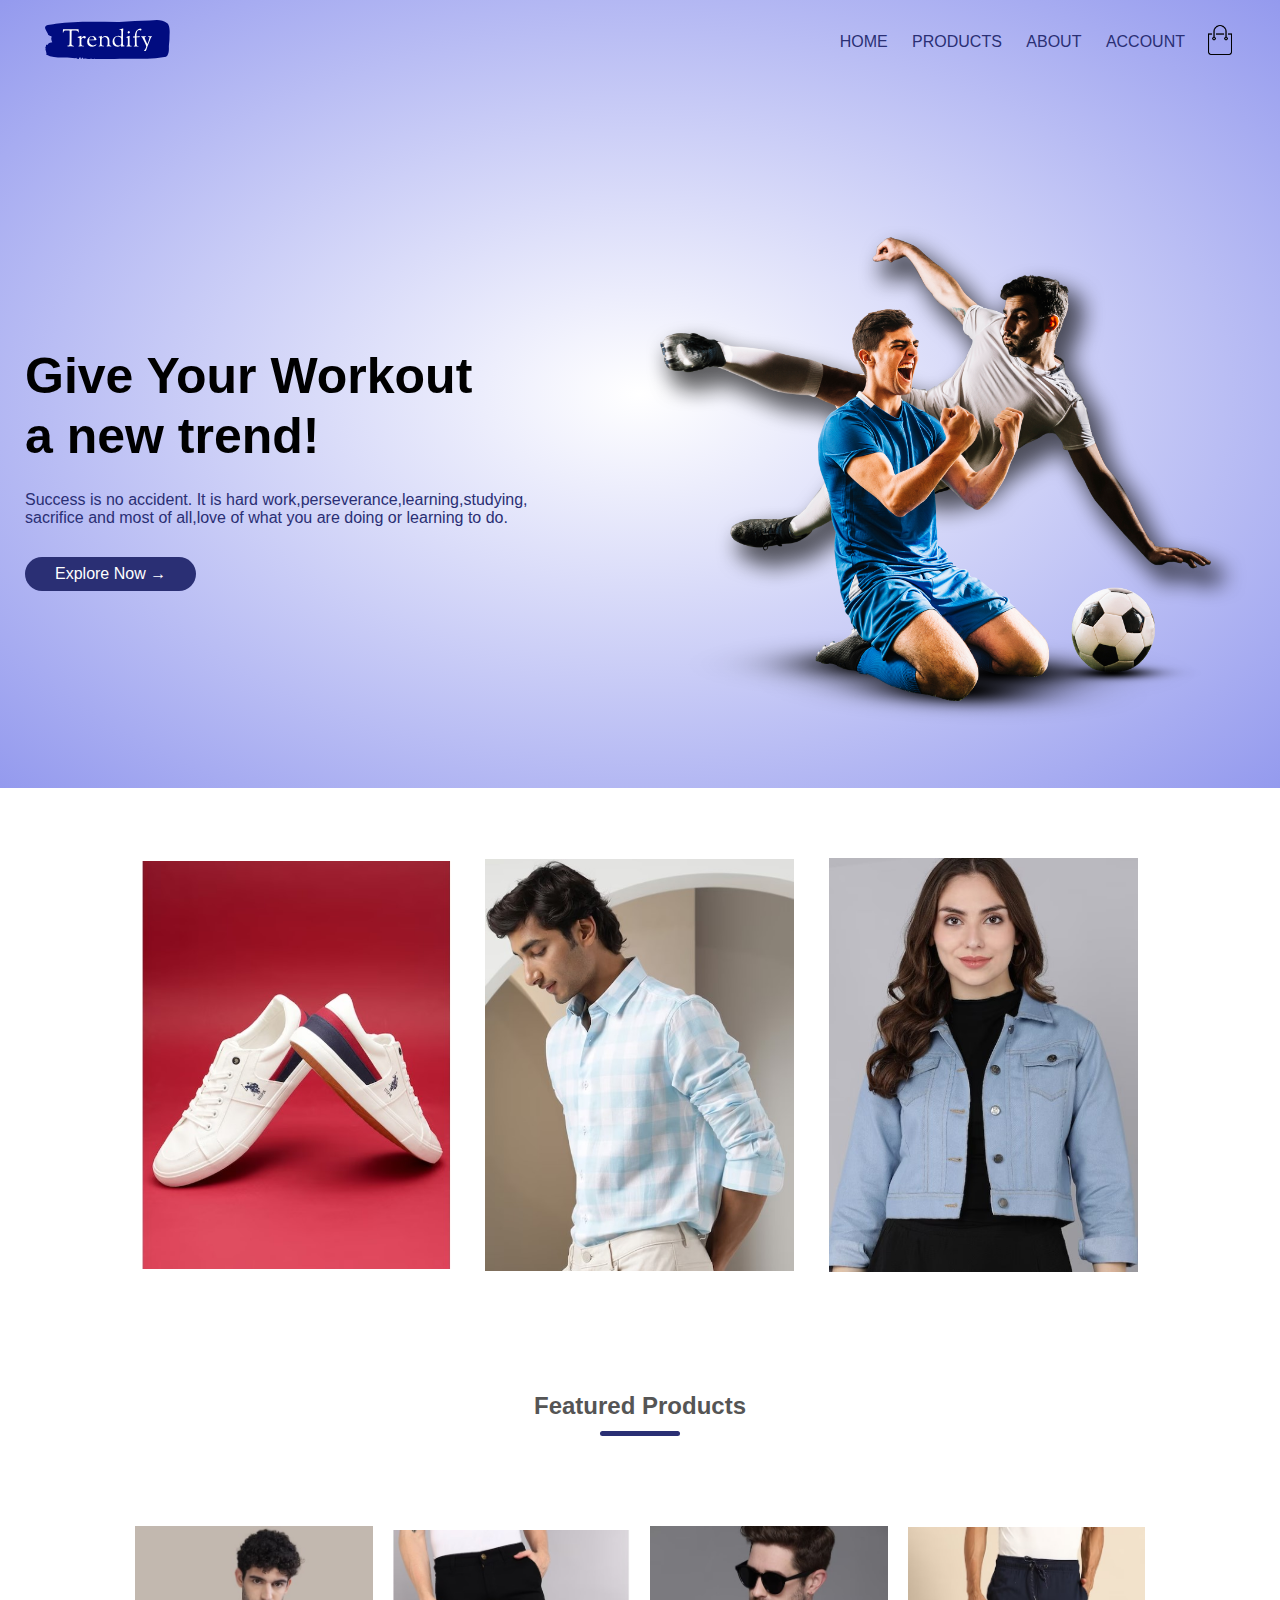
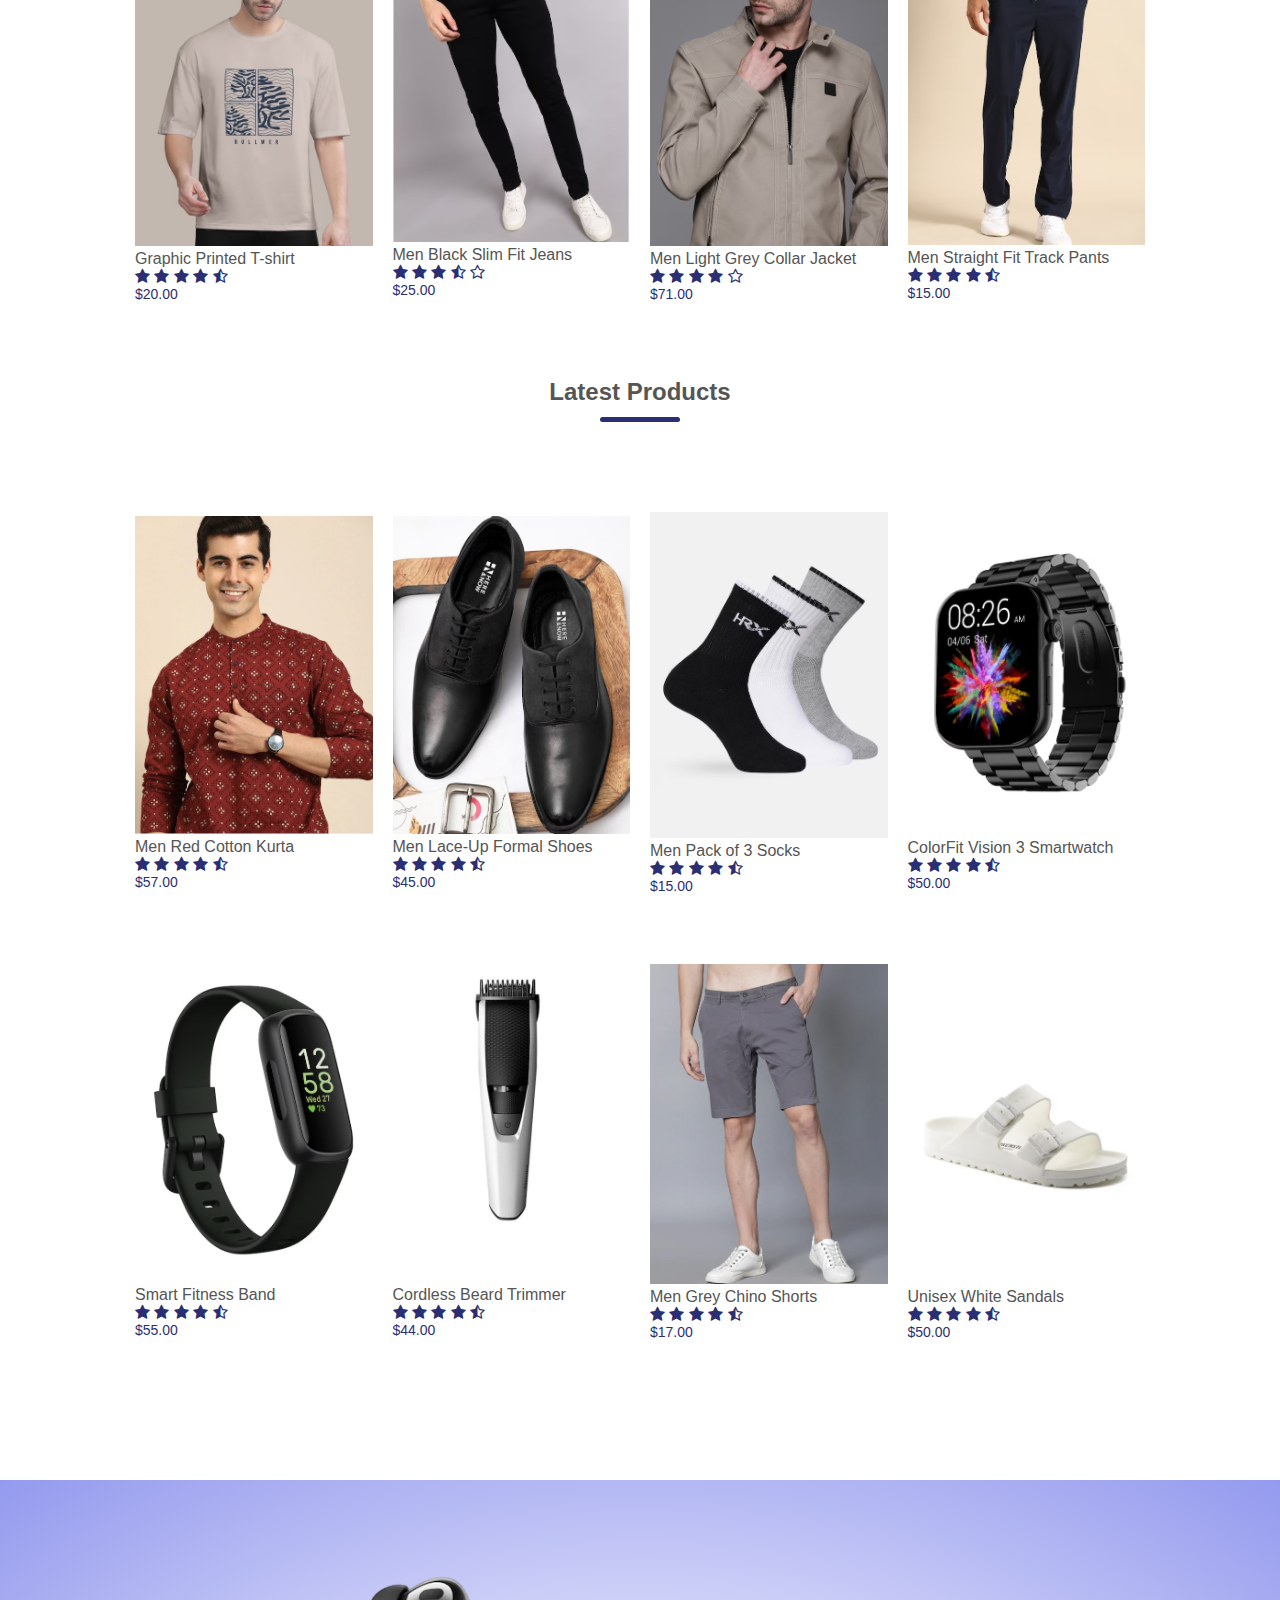
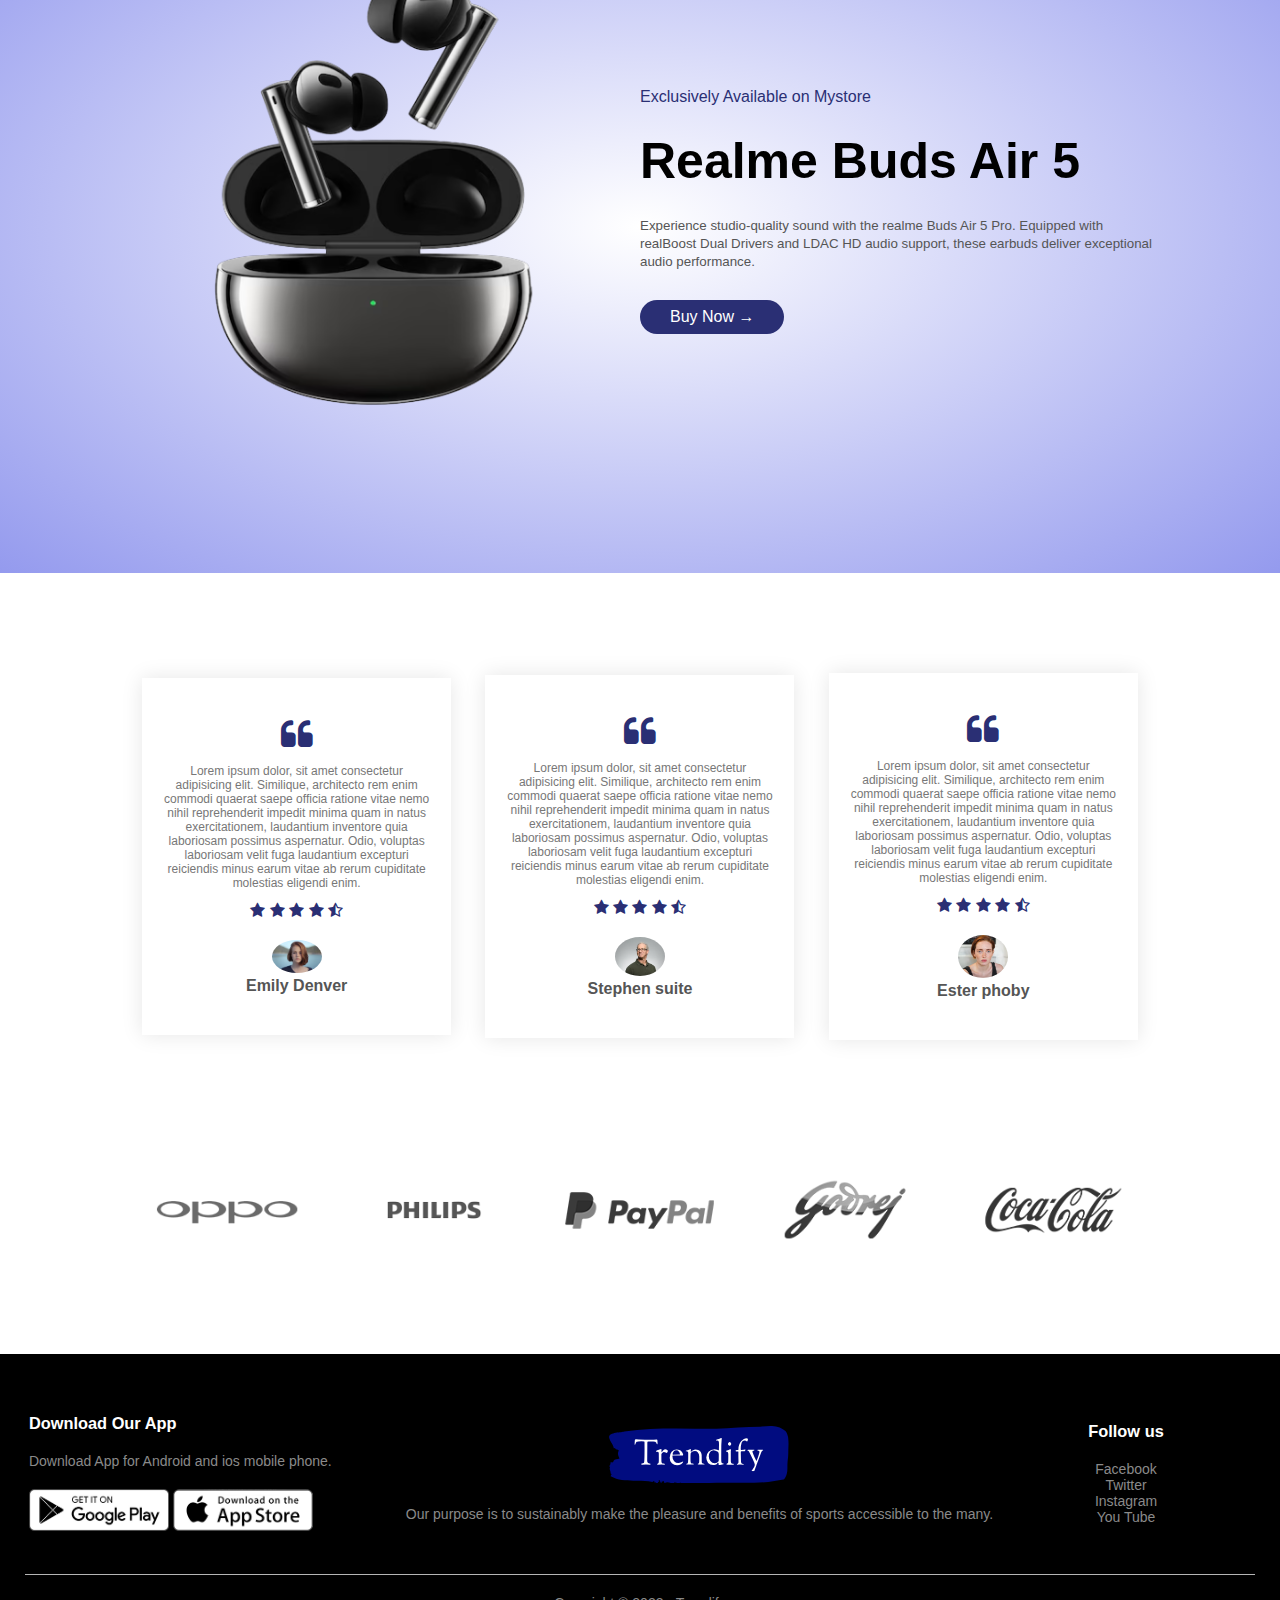
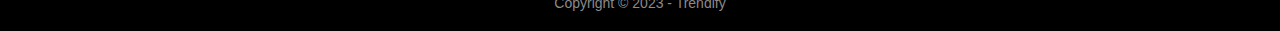
<file: index.html>
<!DOCTYPE html>
<html lang="en">
<head>
    <meta charset="UTF-8">
    <meta http-equiv="X-UA-Compatible" content="IE=edge">
    <meta name="viewport" content="width=device-width, initial-scale=1.0">
    <meta name="viewport" content="width=device-width, initial-scale=1.0">
    <title>Trendify | Ecommerce</title>
    <link rel="stylesheet" href="style.css">
    <link rel="stylesheet" href="https://stackpath.bootstrapcdn.com/font-awesome/4.7.0/css/font-awesome.min.css">
</head>
<body>
    <div class="header">
        <div class="container">
            <div class="navbar">
                <div class="logo">
                   <a href="index.html"> <img src = "trendify.svg" alt="My Logo SVG" width="125px"/></a>
                </div>
                <nav>
                    <ul id="MenuItems">
                        <li><a href="index.html">HOME</a></li>
                        <li><a href="products.html">PRODUCTS</a></li>
                        <li><a href="index.html">ABOUT</a></li>
                        <li><a href="account.html">ACCOUNT</a></li>
                    </ul>
                </nav>
                <a href="cart.html"><img src="images/cart.png" width="30px" height="30px"></a>
                <img src="images/menu.png" class="menu-icon" onclick="menutoggle()">
                               
            </div>
           <div class="row">
                <div class="col-2">
                    <h1>Give Your Workout <br>a new trend! </h1>
                    <p>Success is no accident. It is hard work,perseverance,learning,studying,<br>sacrifice and most of all,love of what you are doing or learning to do.</p>
                    <a href="" class="btn">Explore Now &#8594;</a>
                </div>
                <div class="col-2">
                    <img src="images/image1.png">
                </div>
            </div>
        </div>
    </div>
    <!--featured categories-->
    <div class="categories">
        <div class="small-container">
            <div class="row">
                <div class="col-3">
                    <img src="images/category-1.jpg">
                </div>
                <div class="col-3">
                    <img src="images/category-2.jpg">
                </div>
                <div class="col-3">
                    <img src="images/category-3.jpg">
                </div>
            </div>
        </div>
    </div>
     <!--featured products categories-->
     <div class="small-container">
         <h2 class="title">Featured Products</h2>
         <div class="row">
             <div class="col-4">
                 <img src="images/product-1.jpg">
                 <h4>Graphic Printed T-shirt</h4>
                 <div class="rating">
                    <i class="fa fa-star" ></i>
                    <i class="fa fa-star" ></i>
                    <i class="fa fa-star" ></i>
                    <i class="fa fa-star"></i>
                    <i class="fa fa-star-half-o"></i>
                 </div>
                 <p>$20.00</p>
             </div>
             <div class="col-4">
                <img src="images/product-2.jpg">
                <h4>Men Black Slim Fit Jeans</h4>
                <div class="rating">
                   <i class="fa fa-star" ></i>
                   <i class="fa fa-star" ></i>
                   <i class="fa fa-star"></i>
                   <i class="fa fa-star-half-o"></i>
                   <i class="fa fa-star-o"></i>
                </div>
                <p>$25.00</p>
            </div>
            <div class="col-4">
                <img src="images/product-3.jpg">
                <h4>Men Light Grey Collar Jacket</h4>
                <div class="rating">
                   <i class="fa fa-star" ></i>
                   <i class="fa fa-star" ></i>
                   <i class="fa fa-star" ></i>
                   <i class="fa fa-star"></i>
                   <i class="fa fa-star-o"></i>
                </div>
                <p>$71.00</p>
            </div>
            <div class="col-4">
                <img src="images/product-4.jpg">
                <h4>Men Straight Fit Track Pants</h4>
                <div class="rating">
                   <i class="fa fa-star" ></i>
                   <i class="fa fa-star" ></i>
                   <i class="fa fa-star" ></i>
                   <i class="fa fa-star"></i>
                   <i class="fa fa-star-half-o"></i>
                </div>
                <p>$15.00</p>
            </div>
         </div>
         <!--Latest Product-->
         <h2 class="title">Latest Products</h2>
         <div class="row">
         <div class="col-4">
            <img src="images/product-5.jpg">
            <h4>Men Red Cotton Kurta</h4>
            <div class="rating">
               <i class="fa fa-star" ></i>
               <i class="fa fa-star" ></i>
               <i class="fa fa-star" ></i>
               <i class="fa fa-star"></i>
               <i class="fa fa-star-half-o"></i>
            </div>
            <p>$57.00</p>
        </div>
         <div class="col-4">
            <img src="images/product-6.jpg">
            <h4>Men Lace-Up Formal Shoes</h4>
            <div class="rating">
               <i class="fa fa-star" ></i>
               <i class="fa fa-star" ></i>
               <i class="fa fa-star" ></i>
               <i class="fa fa-star"></i>
               <i class="fa fa-star-half-o"></i>
            </div>
            <p>$45.00</p>
        </div>
         <div class="col-4">
            <img src="images/product-7.jpg">
            <h4>Men Pack of 3 Socks</h4>
            <div class="rating">
               <i class="fa fa-star" ></i>
               <i class="fa fa-star" ></i>
               <i class="fa fa-star" ></i>
               <i class="fa fa-star"></i>
               <i class="fa fa-star-half-o"></i>
            </div>
            <p>$15.00</p>
        </div>
        <div class="col-4">
            <img src="images/product-8.jpg">
            <h4>ColorFit Vision 3 Smartwatch</h4>
            <div class="rating">
               <i class="fa fa-star" ></i>
               <i class="fa fa-star" ></i>
               <i class="fa fa-star" ></i>
               <i class="fa fa-star"></i>
               <i class="fa fa-star-half-o"></i>
            </div>
            <p>$50.00</p>
        </div>
    </div>
    <div class="row">
        <div class="col-4">
            <img src="images/product-9.jpg">
            <h4>Smart Fitness Band</h4>
            <div class="rating">
               <i class="fa fa-star" ></i>
               <i class="fa fa-star" ></i>
               <i class="fa fa-star" ></i>
               <i class="fa fa-star"></i>
               <i class="fa fa-star-half-o"></i>
            </div>
            <p>$55.00</p>
        </div>
        <div class="col-4">
            <img src="images/product-10.jpg">
            <h4>Cordless Beard Trimmer</h4>
            <div class="rating">
               <i class="fa fa-star" ></i>
               <i class="fa fa-star" ></i>
               <i class="fa fa-star" ></i>
               <i class="fa fa-star"></i>
               <i class="fa fa-star-half-o"></i>
            </div>
            <p>$44.00</p>
        </div>
        <div class="col-4">
            <img src="images/product-11.jpg">
            <h4>Men Grey Chino Shorts</h4>
            <div class="rating">
               <i class="fa fa-star" ></i>
               <i class="fa fa-star" ></i>
               <i class="fa fa-star" ></i>
               <i class="fa fa-star"></i>
               <i class="fa fa-star-half-o"></i>
            </div>
            <p>$17.00</p>
        </div>
        <div class="col-4">
            <img src="images/product-12.jpg">
            <h4>Unisex White Sandals</h4>
            <div class="rating">
               <i class="fa fa-star" ></i>
               <i class="fa fa-star" ></i>
               <i class="fa fa-star" ></i>
               <i class="fa fa-star"></i>
               <i class="fa fa-star-half-o"></i>
            </div>
            <p>$50.00</p>
        </div>
        </div>
     </div>
     <!--Offer-->
     <div class="offer">
         <div class="small-container">
             <div class="row">
                 <div class="col-2">
                     <img src="images/exclusive.png" class="offer-img">
                 </div>
                 <div class="col-2">
                     <p>Exclusively Available on Mystore</p>
                 <h1>Realme Buds Air 5</h1>
                 <small>Experience studio-quality sound with the realme Buds Air 5 Pro.
                    Equipped with realBoost Dual Drivers and LDAC HD audio support, 
                    these earbuds deliver exceptional audio performance.<br></small>
                 <a href="" class="btn">Buy Now &#8594</a>
                 </div>
             </div>
         </div>
     </div>
     <!--testimonial-->
     <div class="testimonial">
         <div class="small-container">
             <div class="row">
                 <div class="col-3">
                    <i class="fa fa-quote-left" ></i>
                 
                   <p>Lorem ipsum dolor, sit amet consectetur adipisicing elit. Similique, architecto rem enim commodi quaerat 
                       saepe officia ratione vitae nemo nihil reprehenderit impedit minima quam in natus exercitationem, laudantium
                        inventore quia laboriosam possimus aspernatur.
                        Odio, voluptas laboriosam velit fuga laudantium excepturi reiciendis minus earum
                         vitae ab rerum cupiditate molestias eligendi enim.</p>
                         <div class="rating">
                            <i class="fa fa-star" ></i>
                            <i class="fa fa-star" ></i>
                            <i class="fa fa-star" ></i>
                            <i class="fa fa-star"></i>
                            <i class="fa fa-star-half-o"></i>
                         </div>
                         <img src="images/user-1.png">
                         <h3>Emily Denver</h3>
                 </div>
                 <div class="col-3">
                    <i class="fa fa-quote-left" ></i>
                 
                   <p>Lorem ipsum dolor, sit amet consectetur adipisicing elit. Similique, architecto rem enim commodi quaerat 
                       saepe officia ratione vitae nemo nihil reprehenderit impedit minima quam in natus exercitationem, laudantium
                        inventore quia laboriosam possimus aspernatur.
                        Odio, voluptas laboriosam velit fuga laudantium excepturi reiciendis minus earum
                         vitae ab rerum cupiditate molestias eligendi enim.</p>
                         <div class="rating">
                            <i class="fa fa-star" ></i>
                            <i class="fa fa-star" ></i>
                            <i class="fa fa-star" ></i>
                            <i class="fa fa-star"></i>
                            <i class="fa fa-star-half-o"></i>
                         </div>
                         <img src="images/user-2.png">
                         <h3>Stephen suite</h3>
                 </div>
                 <div class="col-3">
                    <i class="fa fa-quote-left" ></i>
                 
                   <p>Lorem ipsum dolor, sit amet consectetur adipisicing elit. Similique, architecto rem enim commodi quaerat 
                       saepe officia ratione vitae nemo nihil reprehenderit impedit minima quam in natus exercitationem, laudantium
                        inventore quia laboriosam possimus aspernatur.
                        Odio, voluptas laboriosam velit fuga laudantium excepturi reiciendis minus earum
                         vitae ab rerum cupiditate molestias eligendi enim.</p>
                         <div class="rating">
                            <i class="fa fa-star" ></i>
                            <i class="fa fa-star" ></i>
                            <i class="fa fa-star" ></i>
                            <i class="fa fa-star"></i>
                            <i class="fa fa-star-half-o"></i>
                         </div>
                         <img src="images/user-3.png">
                         <h3>Ester phoby</h3>
                 </div>
             </div>
         </div>
     </div>

     <!--Brands-->
     <div class="brands">
         <div class="small-container">
             <div class="row">
                <div class="col-5">
                    <img src="images/logo-oppo.png">
                  
                </div>
                <div class="col-5">
                    <img src="images/logo-philips.png">
                </div>
                <div class="col-5">
                    <img src="images/logo-paypal.png">
                    
                </div>
                <div class="col-5">
                    <img src="images/logo-godrej.png">
                    
                </div>
                <div class="col-5">
                    <img src="images/logo-coca-cola.png">
                </div>
             </div>
         </div>
     </div>

     <!--FOOTER-->
    <div class="footer">
        <div class="container">
            <div class="row">
                <div class="footer-col-1">
                     <h3>Download Our App</h3>
                     <p>Download App for Android and ios mobile phone.</p>
                     <div class="app-logo">
                         <img src="images/play-store.png">
                         <img src="images/app-store.png">
                     </div>
                </div>
                <div class="footer-col-2">
                    <img src = "trendify.svg" alt="My Logo SVG" />
                    <p>Our purpose is to sustainably make the pleasure and benefits of sports accessible to the many.</p>
                </div>
                <div class="footer-col-3">
                    <h3>Follow us</h3>
                   <ul>
                       <li>Facebook</li>
                       <li>Twitter</li>
                       <li>Instagram</li>
                       <li>You Tube</li>
                   </ul>
                </div>
                
                
            </div>
            <hr>
            <p class="copyright">Copyright &#169; 2023 - Trendify</p>
        </div>
    </div>


    <!--JS-->
    <script>
        var MenuItems=document.getElementById("MenuItems");
        MenuItems.style.maxHeight = "0px";
        function menutoggle(){
            if(MenuItems.style.maxHeight == "0px"){
                MenuItems.style.maxHeight = "200px";
            }
            else{
                MenuItems.style.maxHeight = "0px";
            }
        }
    </script>
     </body>
</html>
</file>
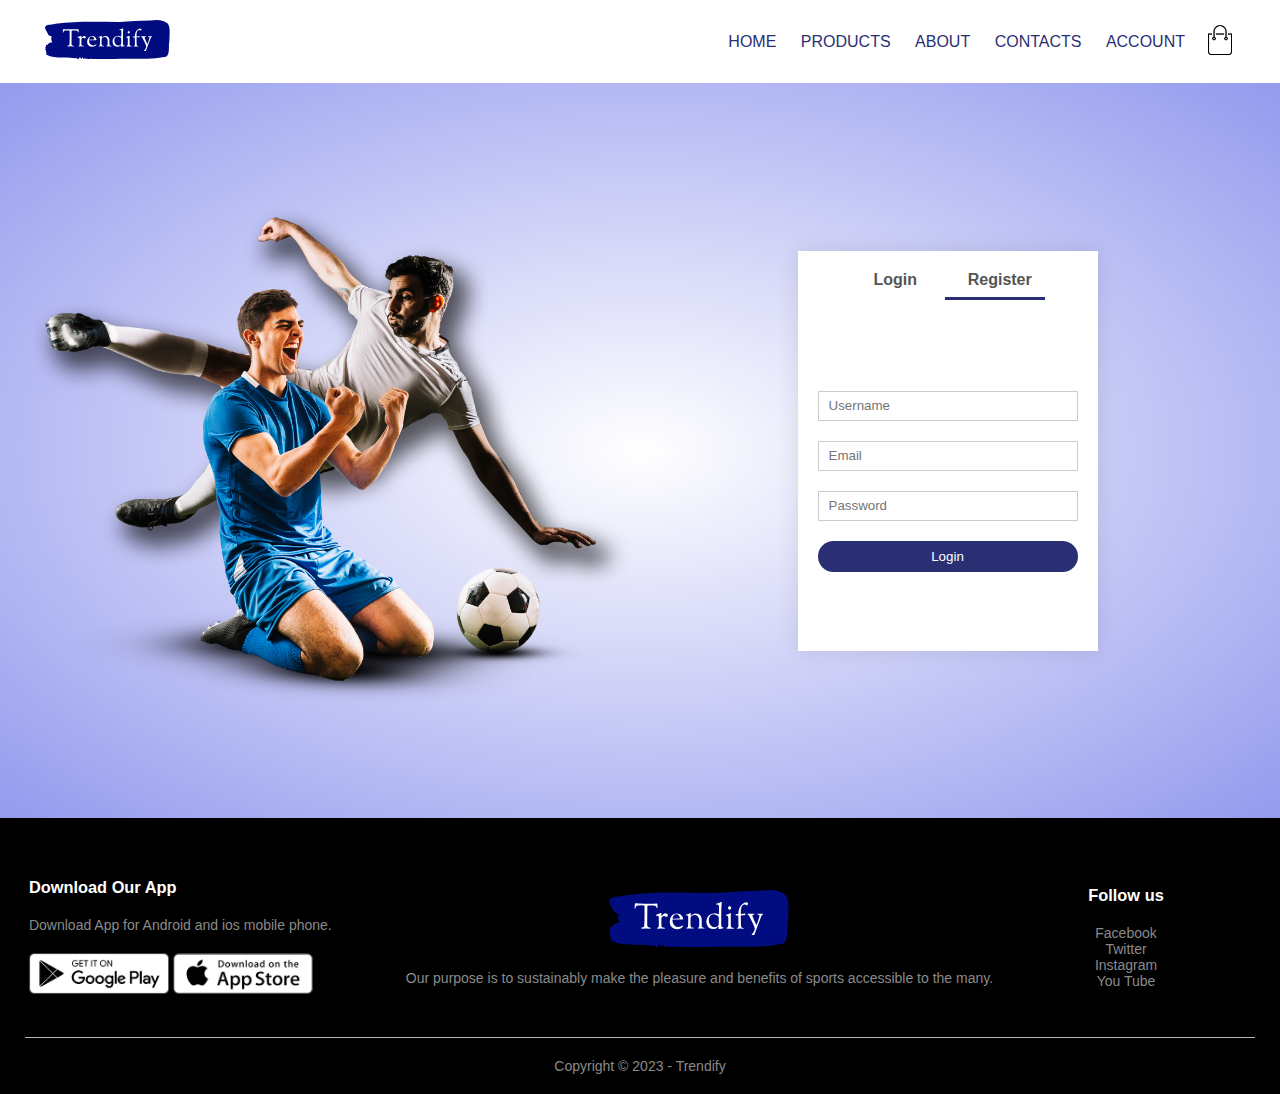
<file: account.html>
<!DOCTYPE html>
<html lang="en">
<head>
    <meta charset="UTF-8">
    <meta http-equiv="X-UA-Compatible" content="IE=edge">
    <meta name="viewport" content="width=device-width, initial-scale=1.0">
    <meta name="viewport" content="width=device-width, initial-scale=1.0">
    <title>Account | Trendify | Ecommerce</title>
    <link rel="stylesheet" href="style.css">
    <link rel="stylesheet" href="https://stackpath.bootstrapcdn.com/font-awesome/4.7.0/css/font-awesome.min.css">
</head>
<body>
    
        <div class="container">
            <div class="navbar">
                <div class="logo">
                    <a href="index.html"><img src = "trendify.svg" alt="My Logo SVG" width="125px"/></a>
                </div>
                <nav>
                    <ul id="MenuItems">
                        <li><a href="index.html">HOME</a></li>
                        <li><a href="products.html">PRODUCTS</a></li>
                        <li><a href="index.html">ABOUT</a></li>
                        <li><a href="">CONTACTS</a></li>
                        <li><a href="account.html">ACCOUNT</a></li>
                    </ul>
                </nav>
                <a href="cart.html"><img src="images/cart.png" width="30px" height="30px"></a>
               
                <img src="images/menu.png" class="menu-icon" onclick="menutoggle()">
                
            </div>
        </div>
    <!-----account page------>
    <div class="account-page">
        <div class="container">
           <div class="row">
                <div class="col-2">
                      <img src="images/image1.png" width="100%">
                 </div>
                 <div class="col-2">
                    <div class="form-container">
                        <div class="form-btn">
                            <span onclick="login()">Login</span>
                            <span onclick="register()">Register</span>
                            <hr id="Indicator">
                        </div>
                        <form id="loginForm" >
                            <input type="text" placeholder="Username">
                             <input type="password" placeholder="Password">
                             <button type="submit" class="btn">Login</button>
                             <a href="">Forgot password</a>
                        </form>
                        <form id="regForm" >
                            <input type="text" placeholder="Username">
                             <input type="email" placeholder="Email">
                             <input type="password" placeholder="Password">
                             <button type="submit" class="btn">Login</button>
                             
                        </form>

                    </div>
               </div>

           </div>
        </div> 
    </div>
     
     <!--FOOTER-->
    <div class="footer">
        <div class="container">
            <div class="row">
                <div class="footer-col-1">
                     <h3>Download Our App</h3>
                     <p>Download App for Android and ios mobile phone.</p>
                     <div class="app-logo">
                         <img src="images/play-store.png">
                         <img src="images/app-store.png">
                     </div>
                </div>
                <div class="footer-col-2">
                    <img src = "trendify.svg" alt="My Logo SVG" />
                    <p>Our purpose is to sustainably make the pleasure and benefits of sports accessible to the many.</p>
                </div>
                <div class="footer-col-3">
                    <h3>Follow us</h3>
                   <ul>
                       <li>Facebook</li>
                       <li>Twitter</li>
                       <li>Instagram</li>
                       <li>You Tube</li>
                   </ul>
                </div>
                
                
            </div>
            <hr>
            <p class="copyright">Copyright &#169; 2023 - Trendify</p>
        </div>
    </div>


    <!--JS-->
    <script>
        var MenuItems=document.getElementById("MenuItems");
        MenuItems.style.maxHeight = "0px";
        function menutoggle(){
            if(MenuItems.style.maxHeight == "0px"){
                MenuItems.style.maxHeight = "200px";
            }
            else{
                MenuItems.style.maxHeight = "0px";
            }
        }
    </script>
    <script>
        var loginForm = document.getElementById("loginForm");
        var regForm=document.getElementById("regForm");
        var indicator= document.getElementById("Indicator");
        function register(){
            regForm.style.transform="translateX(0px)";
            loginForm.style.transform="translateX(0px)";
            indicator.style.transform="translateX(100px)";
        }
        function login(){
            regForm.style.transform="translateX(300px)";
            loginForm.style.transform="translateX(300px)";
            indicator.style.transform="translateX(0px)";
        }
    </script>
     </body>
</html>
</file>
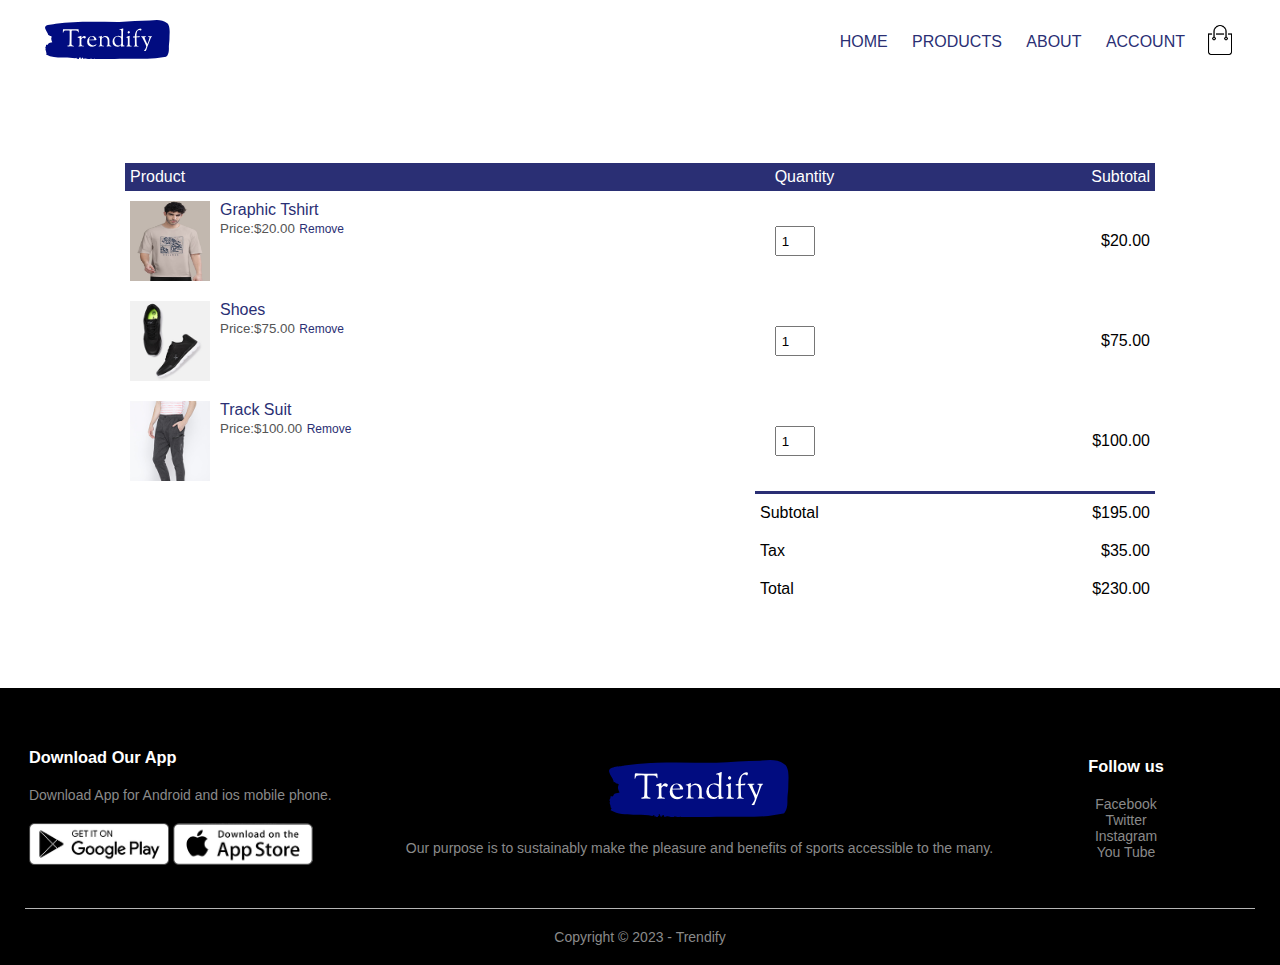
<file: cart.html>
<!DOCTYPE html>
<html lang="en">
<head>
    <meta charset="UTF-8">
    <meta http-equiv="X-UA-Compatible" content="IE=edge">
    <meta name="viewport" content="width=device-width, initial-scale=1.0">
    <meta name="viewport" content="width=device-width, initial-scale=1.0">
    <title>Cart | Trendify | Ecommerce</title>
    <link rel="stylesheet" href="style.css">
    <link rel="stylesheet" href="https://stackpath.bootstrapcdn.com/font-awesome/4.7.0/css/font-awesome.min.css">
</head>
<body>
    
        <div class="container">
            <div class="navbar">
                <div class="logo">
                    <a href="index.html"><img src = "trendify.svg" alt="My Logo SVG" width="125px"/></a>

                </div>
                <nav>
                    <ul id="MenuItems">
                        <li><a href="index.html">HOME</a></li>
                        <li><a href="products.html">PRODUCTS</a></li>
                        <li><a href="index.html">ABOUT</a></li>
                        
                        <li><a href="account.html">ACCOUNT</a></li>
                    </ul>
                </nav>
                <a href="cart.html"><img src="images/cart.png" width="30px" height="30px"></a>
               
                <img src="images/menu.png" class="menu-icon" onclick="menutoggle()">
                
            </div>
        </div>
<!-----cart items detail------>
        <div class="small-container cart-page">
            <table>
                <tr>
                    <th>Product</th>
                    <th>Quantity</th>
                    <th>Subtotal</th>
                </tr>
                <tr><td>
                    <div class="cart-info">
                        <img src="images/buy-1.jpg">
                    <div>
                    <p>Graphic Tshirt</p>
                    <small>Price:$20.00</small>
                    <a href="">Remove</a>
                    </div>
                    </div>
                </td>
                    
                    <td><input type="number" value="1"></td>
                    <td>$20.00</td>
                </tr>
                <tr><td>
                    <div class="cart-info">
                        <img src="images/buy-2.jpg">
                    <div>
                    <p>Shoes</p>
                    <small>Price:$75.00</small>
                    <a href="">Remove</a>
                    </div>
                    </div>
                </td>
                    
                    <td><input type="number" value="1"></td>
                    <td>$75.00</td>
                </tr>
                <tr><td>
                    <div class="cart-info">
                        <img src="images/buy-3.jpg">
                    <div>
                    <p>Track Suit</p>
                    <small>Price:$100.00</small>
                    <a href="">Remove</a>
                    </div>
                    </div>
                </td>
                    
                    <td><input type="number" value="1"></td>
                    <td>$100.00</td>
                </tr>
            </table>
            <div class="total-price">
                <table>
                    <tr>
                        <td>Subtotal</td>
                        <td>$195.00</td>
                        
                    </tr>
                    <tr>
                        <td>Tax</td>
                        <td>$35.00</td>
                        
                    </tr>
                    <tr>
                        <td>Total</td>
                        <td>$230.00</td>
                        
                    </tr>

                </table>
            </div>

        </div>
     

     <!--FOOTER-->
    <div class="footer">
        <div class="container">
            <div class="row">
                <div class="footer-col-1">
                     <h3>Download Our App</h3>
                     <p>Download App for Android and ios mobile phone.</p>
                     <div class="app-logo">
                         <img src="images/play-store.png">
                         <img src="images/app-store.png">
                     </div>
                </div>
                <div class="footer-col-2">
                    <img src = "trendify.svg" alt="My Logo SVG" />
                    <p>Our purpose is to sustainably make the pleasure and benefits of sports accessible to the many.</p>
                </div>
                <div class="footer-col-3">
                    <h3>Follow us</h3>
                   <ul>
                       <li>Facebook</li>
                       <li>Twitter</li>
                       <li>Instagram</li>
                       <li>You Tube</li>
                   </ul>
                </div>
                
                
            </div>
            <hr>
            <p class="copyright">Copyright &#169; 2023 - Trendify</p>
        </div>
    </div>


    <!--JS-->
    <script>
        var MenuItems=document.getElementById("MenuItems");
        MenuItems.style.maxHeight = "0px";
        function menutoggle(){
            if(MenuItems.style.maxHeight == "0px"){
                MenuItems.style.maxHeight = "200px";
            }
            else{
                MenuItems.style.maxHeight = "0px";
            }
        }
    </script>
    
     </body>
</html>
</file>
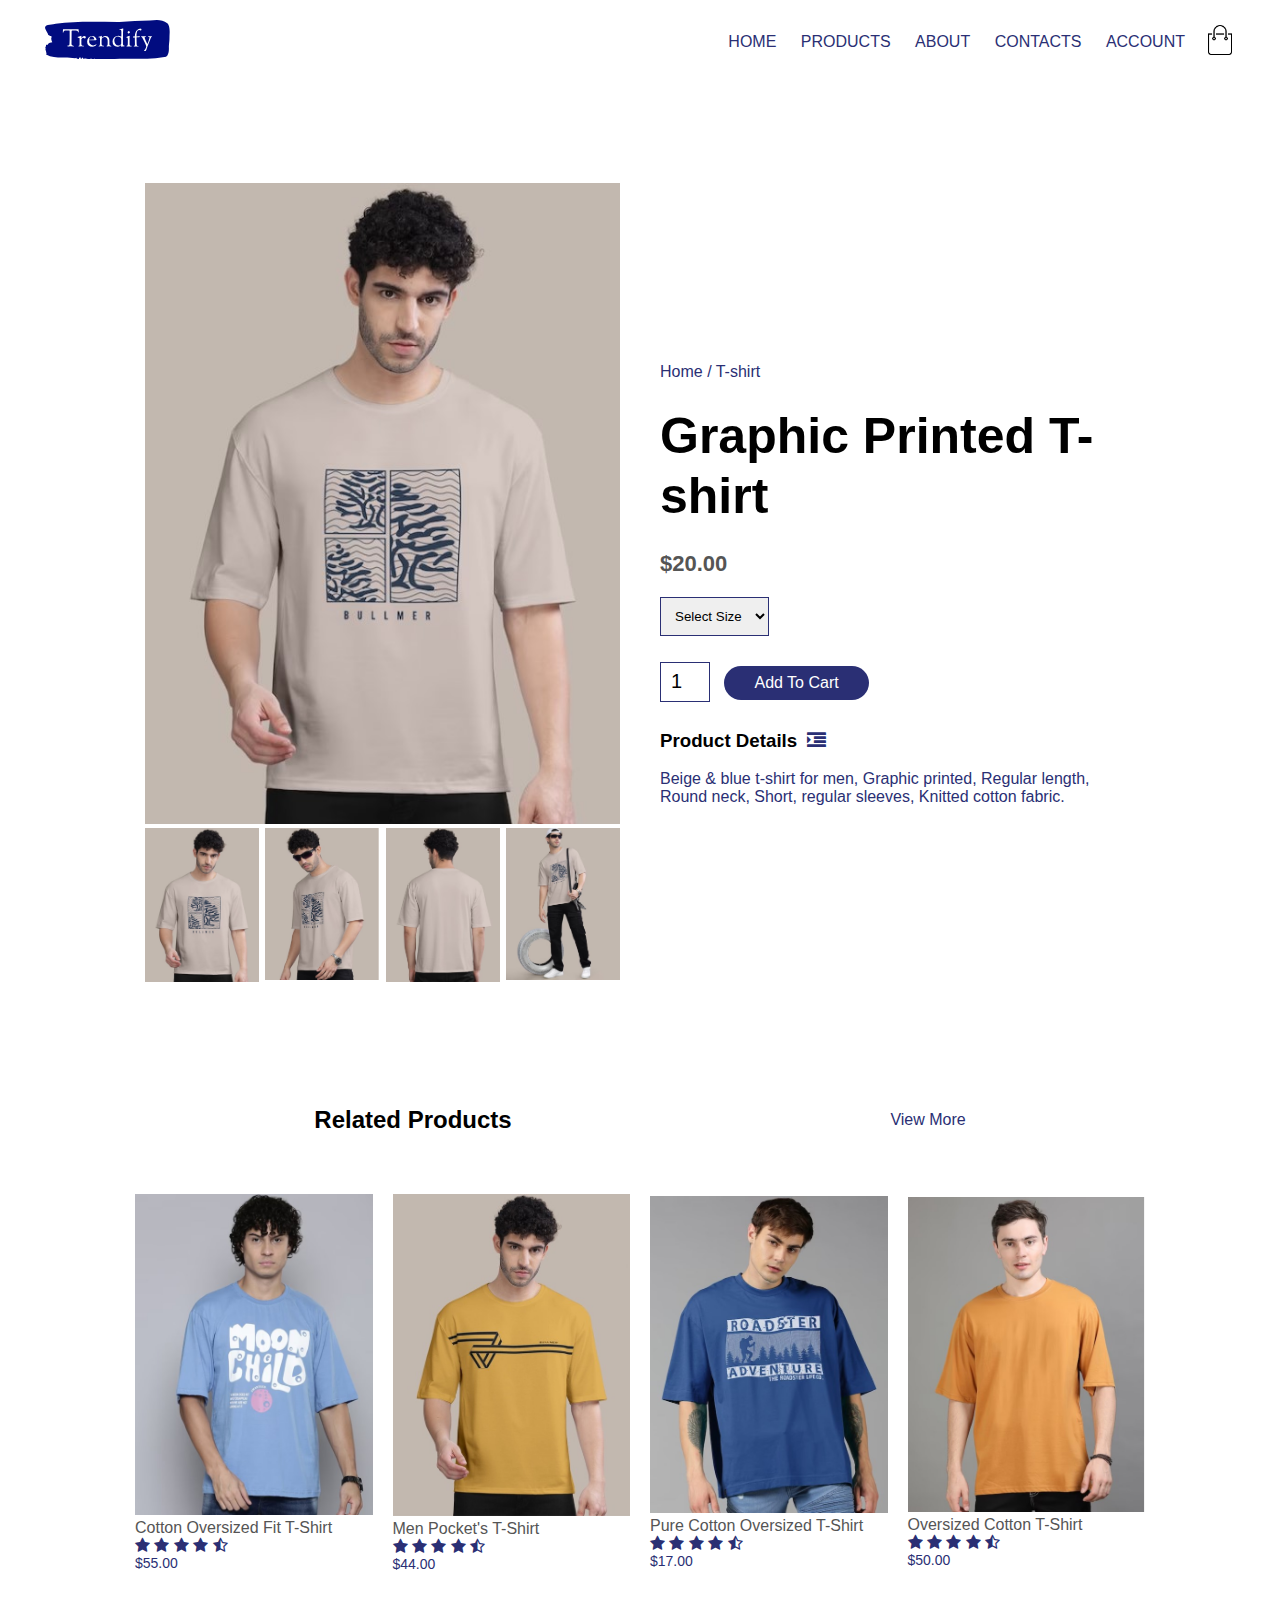
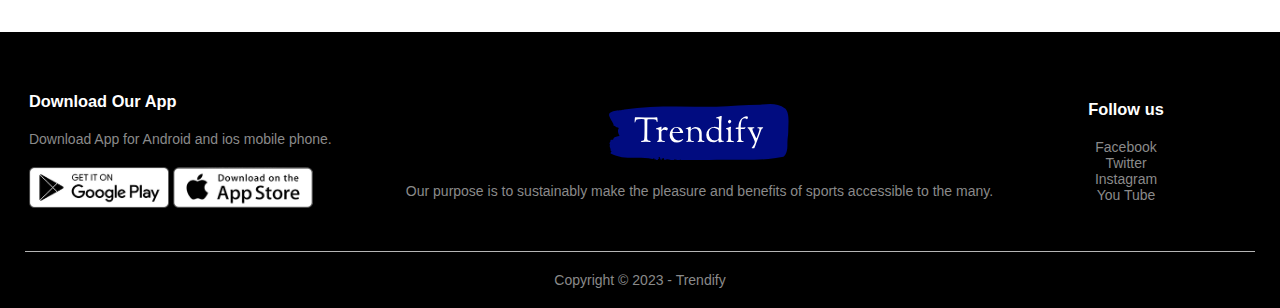
<file: product-detail.html>
<!DOCTYPE html>
<html lang="en">
<head>
    <meta charset="UTF-8">
    <meta http-equiv="X-UA-Compatible" content="IE=edge">
    <meta name="viewport" content="width=device-width, initial-scale=1.0">
    <meta name="viewport" content="width=device-width, initial-scale=1.0">
    <title>Single-Product | Trendify | Ecommerce</title>
    <link rel="stylesheet" href="style.css">
    <link rel="stylesheet" href="https://stackpath.bootstrapcdn.com/font-awesome/4.7.0/css/font-awesome.min.css">
</head>
<body>
    
        <div class="container">
            <div class="navbar">
                <div class="logo">
                    <a href="index.html"><img src = "trendify.svg" alt="My Logo SVG" width="125px"/></a>

                </div>
                <nav>
                    <ul id="MenuItems">
                        <li><a href="index.html">HOME</a></li>
                        <li><a href="products.html">PRODUCTS</a></li>
                        <li><a href="index.html">ABOUT</a></li>
                        <li><a href="">CONTACTS</a></li>
                        <li><a href="account.html">ACCOUNT</a></li>
                    </ul>
                </nav>
                <a href="cart.html"><img src="images/cart.png" width="30px" height="30px"></a>
                <img src="images/menu.png" class="menu-icon" onclick="menutoggle()">
                
            </div>
        </div>

        <div class="small-container single-product">
            <div class="row">
                <div class="col-2">
                    <img src="images/buy-1.jpg" width="100%" id="ProductImg">
                        <div class="small-img-row">
                            <div class="small-img-col">
                                <img src="images/buy-1.jpg" width="100%" class="small-img">
                            </div>
                        <div class="small-img-col">
                            <img src="images/gallery-2.jpg" width="100%" class="small-img">
                        </div>
                        <div class="small-img-col">
                            <img src="images/gallery-3.jpg" width="100%" class="small-img">
                        </div>
                        <div class="small-img-col">
                            <img src="images/gallery-4.jpg" width="100%" class="small-img">
                        </div>
                        
                    </div>
                </div>
                <div class="col-2">
                    <p>Home / T-shirt</p>
                    <h1>Graphic Printed T-shirt</h1>
                    <h4>$20.00</h4>
                    <select>
                        <option>Select Size</option>
                        <option>XXl</option>
                        <option>XL</option>
                        <option>M</option>
                        <option>S</option>
                    </select>
                    <input type="number" value="1">
                    <a href="" class="btn">Add To Cart</a>
                    <h3>Product Details<i class="fa fa-indent"></i></h3>
                    <br>
                    <p>Beige & blue t-shirt for men,
                        Graphic printed,
                        Regular length,
                        Round neck,
                        Short, regular sleeves,
                        Knitted cotton fabric.
                    </p>
                </div>
            </div>
        </div>
   
     
     
     <div class="small-container">
         <div class="row row-2">
             <h2>Related Products</h2>
             <p>View More</p>
         </div>
        </div>
    <div class="small-container">    
    <div class="row">
        <div class="col-4">
            <img src="images/related-1.jpg">
            <h4>Cotton Oversized Fit T-Shirt</h4>
            <div class="rating">
               <i class="fa fa-star" ></i>
               <i class="fa fa-star" ></i>
               <i class="fa fa-star" ></i>
               <i class="fa fa-star"></i>
               <i class="fa fa-star-half-o"></i>
            </div>
            <p>$55.00</p>
        </div>
        <div class="col-4">
            <img src="images/related-2.jpg">
            <h4>Men Pocket's T-Shirt</h4>
            <div class="rating">
               <i class="fa fa-star" ></i>
               <i class="fa fa-star" ></i>
               <i class="fa fa-star" ></i>
               <i class="fa fa-star"></i>
               <i class="fa fa-star-half-o"></i>
            </div>
            <p>$44.00</p>
        </div>
        <div class="col-4">
            <img src="images/related-3.jpg">
            <h4>Pure Cotton Oversized T-Shirt</h4>
            <div class="rating">
               <i class="fa fa-star" ></i>
               <i class="fa fa-star" ></i>
               <i class="fa fa-star" ></i>
               <i class="fa fa-star"></i>
               <i class="fa fa-star-half-o"></i>
            </div>
            <p>$17.00</p>
        </div>
        <div class="col-4">
            <img src="images/related-4.jpg">
            <h4>Oversized Cotton T-Shirt</h4>
            <div class="rating">
               <i class="fa fa-star" ></i>
               <i class="fa fa-star" ></i>
               <i class="fa fa-star" ></i>
               <i class="fa fa-star"></i>
               <i class="fa fa-star-half-o"></i>
            </div>
            <p>$50.00</p>
        </div>
    </div>
    
</div>
     

     <!--FOOTER-->
    <div class="footer">
        <div class="container">
            <div class="row">
                <div class="footer-col-1">
                     <h3>Download Our App</h3>
                     <p>Download App for Android and ios mobile phone.</p>
                     <div class="app-logo">
                         <img src="images/play-store.png">
                         <img src="images/app-store.png">
                     </div>
                </div>
                <div class="footer-col-2">
                    <img src = "trendify.svg" alt="My Logo SVG" />
                    <p>Our purpose is to sustainably make the pleasure and benefits of sports accessible to the many.</p>
                </div>
                <div class="footer-col-3">
                    <h3>Follow us</h3>
                   <ul>
                       <li>Facebook</li>
                       <li>Twitter</li>
                       <li>Instagram</li>
                       <li>You Tube</li>
                   </ul>
                </div>
                
                
            </div>
            <hr>
            <p class="copyright">Copyright &#169; 2023 - Trendify</p>
        </div>
    </div>


    <!--JS-->
    <script>
        var MenuItems=document.getElementById("MenuItems");
        MenuItems.style.maxHeight = "0px";
        function menutoggle(){
            if(MenuItems.style.maxHeight == "0px"){
                MenuItems.style.maxHeight = "200px";
            }
            else{
                MenuItems.style.maxHeight = "0px";
            }
        }
    </script>
    <script>
    var ProductImg = document.getElementById("ProductImg");
    var SmallImg = document.getElementsByClassName("small-img");
    SmallImg[0].onclick=function(){
        ProductImg.src = SmallImg[0].src;
    }
    SmallImg[1].onclick=function(){
        ProductImg.src=SmallImg[1].src;

    }
    SmallImg[2].onclick=function(){
        ProductImg.src=SmallImg[2].src;

    }
    SmallImg[3].onclick=function(){
        ProductImg.src=SmallImg[3].src;

    }


    </script>
     </body>
</html>
</file>
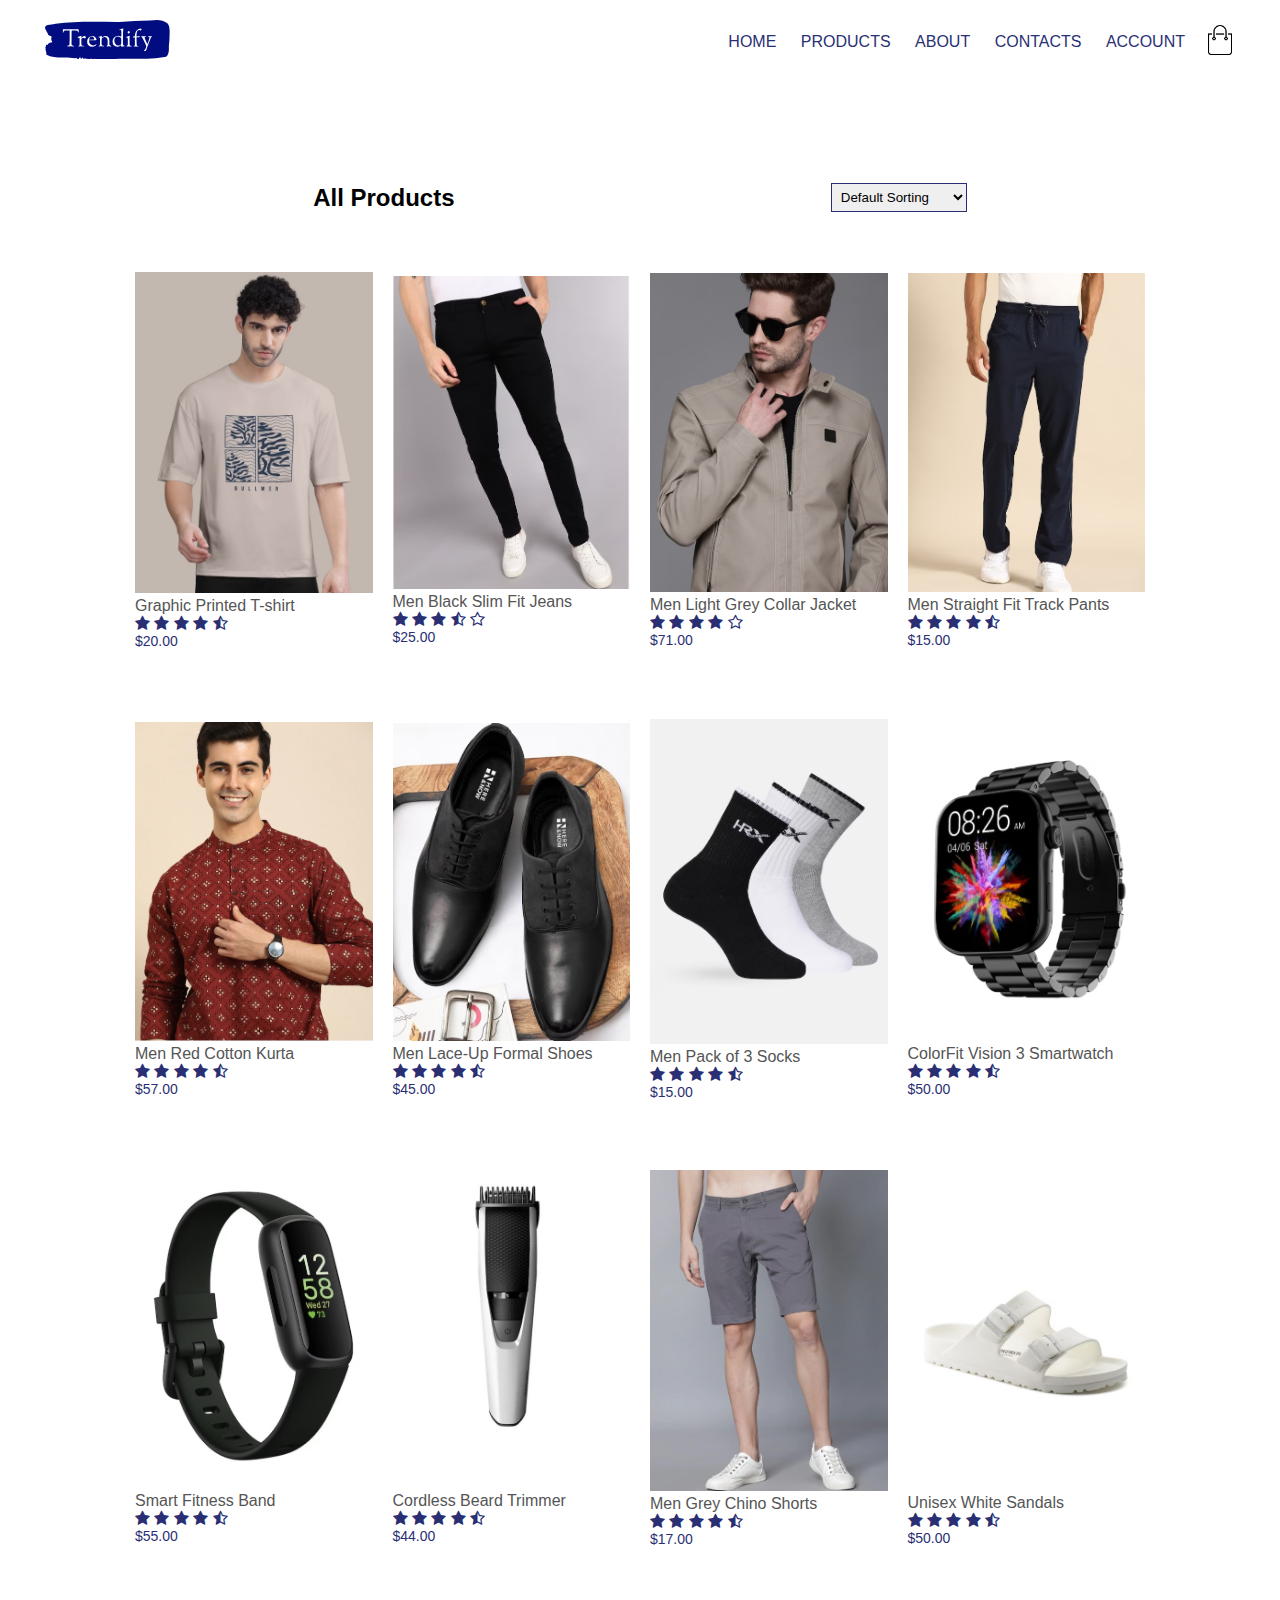
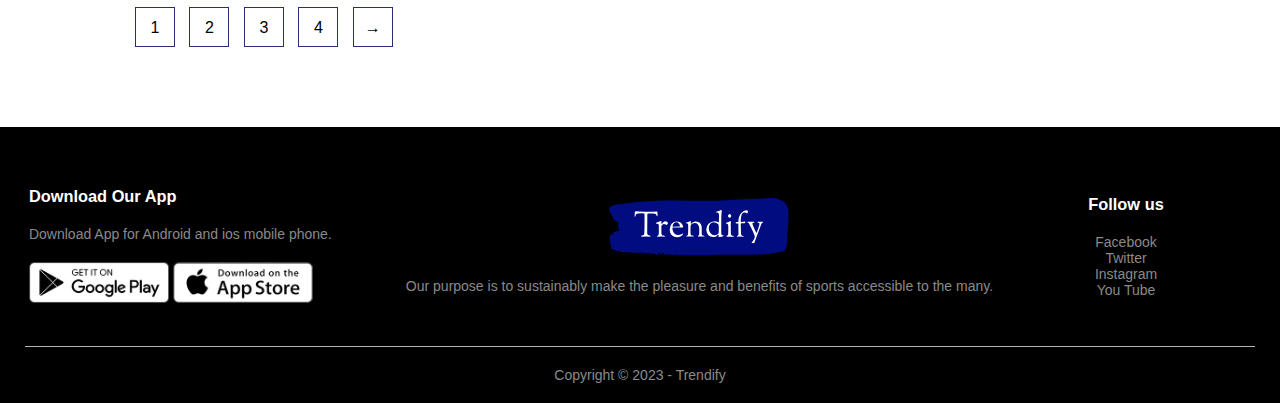
<file: products.html>
<!DOCTYPE html>
<html lang="en">
<head>
    <meta charset="UTF-8">
    <meta http-equiv="X-UA-Compatible" content="IE=edge">
    <meta name="viewport" content="width=device-width, initial-scale=1.0">
    <meta name="viewport" content="width=device-width, initial-scale=1.0">
    <title>My Product | Trendify | Ecommerce</title>
    <link rel="stylesheet" href="style.css">
    <link rel="stylesheet" href="https://stackpath.bootstrapcdn.com/font-awesome/4.7.0/css/font-awesome.min.css">
</head>
<body>
    
        <div class="container">
            <div class="navbar">
                <div class="logo">
                    <a href="index.html"><img src = "trendify.svg" alt="My Logo SVG" width="125px"/></a>
                </div>
                <nav>
                    <ul id="MenuItems">
                        <li><a href="index.html">HOME</a></li>
                        <li><a href="products.html">PRODUCTS</a></li>
                        <li><a href="index.html">ABOUT</a></li>
                        <li><a href="">CONTACTS</a></li>
                        <li><a href="account.html">ACCOUNT</a></li>
                    </ul>
                </nav>
                <a href="cart.html"><img src="images/cart.png" width="30px" height="30px"></a>
                <img src="images/menu.png" class="menu-icon" onclick="menutoggle()">
                
            </div>
           
        </div>
   
     
     
     <div class="small-container">
         <div class="row row-2">
             <h2>All Products</h2>
             <select>
                 <option>Default Sorting</option>
                 <option>Sort by price</option>
                 <option>Sort by popularity</option>
                 <option>Sort by rating</option>
                 <option>Sort by sale</option>
                 
             </select>
         </div>
         <div class="row">
             <div class="col-4">
                 <a href="product-detail.html"><img src="images/product-1.jpg" cursor="pointer"></a>
                 <h4>Graphic Printed T-shirt</h4>
                 <div class="rating">
                    <i class="fa fa-star" ></i>
                    <i class="fa fa-star" ></i>
                    <i class="fa fa-star" ></i>
                    <i class="fa fa-star"></i>
                    <i class="fa fa-star-half-o"></i>
                 </div>
                 <p>$20.00</p>
             </div>
             <div class="col-4">
                <img src="images/product-2.jpg">
                <h4>Men Black Slim Fit Jeans</h4>
                <div class="rating">
                   <i class="fa fa-star" ></i>
                   <i class="fa fa-star" ></i>
                   <i class="fa fa-star"></i>
                   <i class="fa fa-star-half-o"></i>
                   <i class="fa fa-star-o"></i>
                </div>
                <p>$25.00</p>
            </div>
            <div class="col-4">
                <img src="images/product-3.jpg">
                <h4>Men Light Grey Collar Jacket</h4>
                <div class="rating">
                   <i class="fa fa-star" ></i>
                   <i class="fa fa-star" ></i>
                   <i class="fa fa-star" ></i>
                   <i class="fa fa-star"></i>
                   <i class="fa fa-star-o"></i>
                </div>
                <p>$71.00</p>
            </div>
            <div class="col-4">
                <img src="images/product-4.jpg">
                <h4>Men Straight Fit Track Pants</h4>
                <div class="rating">
                   <i class="fa fa-star" ></i>
                   <i class="fa fa-star" ></i>
                   <i class="fa fa-star" ></i>
                   <i class="fa fa-star"></i>
                   <i class="fa fa-star-half-o"></i>
                </div>
                <p>$15.00</p>
            </div>
         </div>
         <div class="row">
         <div class="col-4">
            <img src="images/product-5.jpg">
            <h4>Men Red Cotton Kurta</h4>
            <div class="rating">
               <i class="fa fa-star" ></i>
               <i class="fa fa-star" ></i>
               <i class="fa fa-star" ></i>
               <i class="fa fa-star"></i>
               <i class="fa fa-star-half-o"></i>
            </div>
            <p>$57.00</p>
        </div>
         <div class="col-4">
            <img src="images/product-6.jpg">
            <h4>Men Lace-Up Formal Shoes</h4>
            <div class="rating">
               <i class="fa fa-star" ></i>
               <i class="fa fa-star" ></i>
               <i class="fa fa-star" ></i>
               <i class="fa fa-star"></i>
               <i class="fa fa-star-half-o"></i>
            </div>
            <p>$45.00</p>
        </div>
         <div class="col-4">
            <img src="images/product-7.jpg">
            <h4>Men Pack of 3 Socks</h4>
            <div class="rating">
               <i class="fa fa-star" ></i>
               <i class="fa fa-star" ></i>
               <i class="fa fa-star" ></i>
               <i class="fa fa-star"></i>
               <i class="fa fa-star-half-o"></i>
            </div>
            <p>$15.00</p>
        </div>
        <div class="col-4">
            <img src="images/product-8.jpg">
            <h4>ColorFit Vision 3 Smartwatch</h4>
            <div class="rating">
               <i class="fa fa-star" ></i>
               <i class="fa fa-star" ></i>
               <i class="fa fa-star" ></i>
               <i class="fa fa-star"></i>
               <i class="fa fa-star-half-o"></i>
            </div>
            <p>$50.00</p>
        </div>
    </div>
    <div class="row">
        <div class="col-4">
            <img src="images/product-9.jpg">
            <h4>Smart Fitness Band</h4>
            <div class="rating">
               <i class="fa fa-star" ></i>
               <i class="fa fa-star" ></i>
               <i class="fa fa-star" ></i>
               <i class="fa fa-star"></i>
               <i class="fa fa-star-half-o"></i>
            </div>
            <p>$55.00</p>
        </div>
        <div class="col-4">
            <img src="images/product-10.jpg">
            <h4>Cordless Beard Trimmer</h4>
            <div class="rating">
               <i class="fa fa-star" ></i>
               <i class="fa fa-star" ></i>
               <i class="fa fa-star" ></i>
               <i class="fa fa-star"></i>
               <i class="fa fa-star-half-o"></i>
            </div>
            <p>$44.00</p>
        </div>
        <div class="col-4">
            <img src="images/product-11.jpg">
            <h4>Men Grey Chino Shorts</h4>
            <div class="rating">
               <i class="fa fa-star" ></i>
               <i class="fa fa-star" ></i>
               <i class="fa fa-star" ></i>
               <i class="fa fa-star"></i>
               <i class="fa fa-star-half-o"></i>
            </div>
            <p>$17.00</p>
        </div>
        <div class="col-4">
            <img src="images/product-12.jpg">
            <h4>Unisex White Sandals</h4>
            <div class="rating">
               <i class="fa fa-star" ></i>
               <i class="fa fa-star" ></i>
               <i class="fa fa-star" ></i>
               <i class="fa fa-star"></i>
               <i class="fa fa-star-half-o"></i>
            </div>
            <p>$50.00</p>
        </div>
    </div>
    <div class="page-btn">
        <span>1</span>
        <span>2</span>
        <span>3</span>
        <span>4</span>
        <span>&#8594</span>
    </div>
</div>
     

     <!--FOOTER-->
    <div class="footer">
        <div class="container">
            <div class="row">
                <div class="footer-col-1">
                     <h3>Download Our App</h3>
                     <p>Download App for Android and ios mobile phone.</p>
                     <div class="app-logo">
                         <img src="images/play-store.png">
                         <img src="images/app-store.png">
                     </div>
                </div>
                <div class="footer-col-2">
                    <img src = "trendify.svg" alt="My Logo SVG" />
                    <p>Our purpose is to sustainably make the pleasure and benefits of sports accessible to the many.</p>
                </div>
                <div class="footer-col-3">
                    <h3>Follow us</h3>
                   <ul>
                       <li>Facebook</li>
                       <li>Twitter</li>
                       <li>Instagram</li>
                       <li>You Tube</li>
                   </ul>
                </div>
                
                
            </div>
            <hr>
            <p class="copyright">Copyright &#169; 2023 - Trendify</p>
        </div>
    </div>


    <!--JS-->
    <script>
        var MenuItems=document.getElementById("MenuItems");
        MenuItems.style.maxHeight = "0px";
        function menutoggle(){
            if(MenuItems.style.maxHeight == "0px"){
                MenuItems.style.maxHeight = "200px";
            }
            else{
                MenuItems.style.maxHeight = "0px";
            }
        }
    </script>
     </body>
</html>
</file>
<file: style.css>
@import url('https://fonts.googleapis.com/css2?family=Irish+Grover&family=M+PLUS+2&family=Montserrat:ital,wght@0,200;0,300;0,400;0,500;0,600;0,700;0,800;0,900;1,300&family=Noto+Serif:ital,wght@0,400;0,700;1,700&family=Open+Sans:wght@300;400&family=Poppins:wght@100;200;300;400;500;600;700;800;900&display=swap');
*{
    margin:0;
    padding: 0;
    box-sizing: border-box;
    font-family: 'Popins',sans-serif;
}
.navbar{
    display:flex;
    align-items: center;
    padding:20px;
}
nav{
    flex:1;
    text-align:right;
}
nav ul{
    display:inline-block;
    list-style-type: none;
}

nav ul li{
    display: inline-block;
    text-decoration: none;
    margin-right: 20px;
    font-size: medium;
}
 a{
    text-decoration: none;
    color:#2a2f74 ;
    transition: 0.3ms;
}
a:hover{
    color:#212CC9;
}
p{
    color:#2a2f74 ; 
}
.container{
    max-width: 1300px;
    margin: auto;
    padding-left: 25px;
    padding-right: 25px;
}
.row{
    display:flex;
    align-items: center;
    flex-wrap:wrap;
    justify-content: space-around;
}
.col-2{
    flex-basis: 50%;
    min-width:300px;
}
.col-2 img{
    max-width:100%;
    padding: 50px 0;
}
.col-2 h1{
    font-size: 50px;
    line-height:60px;
    margin: 25px 0;
     
}
.btn{
    display: inline-block;
    background-color:#2a2f74 ;
    color: #fff;
    border-radius:30px ;
    padding: 8px 30px;
    margin:30px 0;
    transition: 0.3ms;
}
.btn:hover{
    background-color:#454658;
    color: #fff;
    
}
.header{
    background: radial-gradient(#fff,#949aee);
}
.header .row{
    margin-top: 70px;
}
.categories{
    margin:70px 0;
}
.col-3{
    flex-basis: 30%;
     min-width:250px; 
     margin-bottom: 30px; 
}
.col-3 img{
    width:100%; 
}
.small-container{
    max-width:1080px;
    margin:auto;
    padding-left:25px;
    padding-right:25px;
}
.col-4{
    flex-basis: 25%;
    padding:10px;
    min-width:200px;
    margin-bottom:50px;
    transition: transform 0.5s;
}
.col-4 img{
    width:100%;

}
.title{
    text-align: center;
    margin: 0 auto 80px;
    position: relative;
    line-height: 60px;
    color: #555;
}
.title::after{
    content: '';
    background: #2a2f74;
    width:80px;
    height:5px;
    border-radius: 5px;
    position: absolute;
    bottom:0;
    left:50%;
    transform: translate(-50%) ;
}
h4{
    color:#555;
    font-weight: normal;

}
.col-4 p{
    font-size: 14px;
}
.rating .fa{
    color: #2a2f74;
}
.col-4:hover{
    transform: translateY(-5px);
}
.offer{
    background: radial-gradient(#fff,#949aee);
    margin-top: 80px;
    padding: 30px 0 ;
}
.col-2 .offer-img{
  padding: 50px;

}
small{
    color: #555;
}

.testimonial{
    padding-top:100px;
}

.testimonial .col-3{
    text-align: center;
    padding: 40px 20px;
    box-shadow:0 0 20px 0px rgba(0,0,0,0.1);
    cursor:pointer;
    transition:transform 0.5s;
}
.testimonial .col-3 img{
    width: 50px;
    margin-top: 20px;
    border-radius: 50%;

}
.testimonial .col-3:hover{
    transform: translateY(-10px);
}
.fa.fa-quote-left{
    font-size: 34px ;
    color:#2a2f74
}
.col-3 p{
    font-size:12px;
    margin: 12px 0;
    color:#777;
}
.testimonial .col-3 h3{
    font-weight:600;
    font-size: 16px;
    color: #555;
}
/*brand*/
.brands{
    margin: 100px auto;
}
.col-5{
    width:160px;
}
.col-5 img{
    width:100%;
    cursor: pointer;
    filter: grayscale(100%);
}
.col-5 img:hover{
    filter:grayscale(0);
}

/*footer*/
.footer {
    background: #000;
    color:#8a8a8a;
    font-size: 14px;
    padding: 60px 0 20px;
}


.footer p{
    color: #8a8a8a;
}
.footer h3{
     color: #fff;
     margin-bottom: 20px;
}
.footer-col-1,.footer-col-2,.footer-col-3{
    min-width:250px;
    margin-bottom:20px;
}
.footer-col-1{
    flex-basis: 30%;
}
.footer-col-2{
    flex-basis:1 ;
    text-align: center;
}
.footer-col-2 img{
    margin-bottom: 20px;
    width:180px;
}
.footer-col-3{
    flex-basis:12% ;
    text-align: center;

}
ul{
    list-style-type: none;
}
.app-logo{
    margin-top:20px;
}
.app-logo img{
    width: 140px;
}

.footer hr{
    border:none;
    background:#b5b5b5;
    height:1px;
    margin:20px 0;
}
.copyright{
    text-align:center;
}

.menu-icon{
    width: 28px;
    margin-left:20px;
    display: none;
    
}

.row-2{
    justify-content: space-around;
    margin:100px auto 50px;
}
select{
    border:1px solid #2a2f74;
    padding: 5px;
}
select:focus{
    outline: none;
}
.page-btn{
    margin:0 auto 80px;
}
.page-btn span{
    display: inline-block;
    border: 1px solid #2a2f74;
    margin-left:10px;
    width:40px;
    height:40px;
    text-align:center;
    line-height: 40px;
    cursor: pointer;
}
.page-btn span:hover{
    background-color:  #2a2f74;
    color:#fff;
}

/* single product*/
.single-product{
    margin-top: 80px;
}
.single-product .col-2 img{
    padding:0;

}
.single-product .col-2{
    padding: 20px;
}
.single-product h4{
    margin: 20px 0;
    font-size:22px;
    font-weight: bold;
}
.single-product select {
    display: block;
    padding: 10px;
    margin-top:20px;
}
.single-product input{
    width: 50px;
    height: 40px;
    padding-left: 10px;
    font-size: 20px;
    margin-right: 10px;
    border: 1px solid #2a2f74;
}
input:focus{
    outline:none;
}

.single-product .fa{
    color: #2a2f74;
    margin-left: 10px;
}
.small-img-row{
    display: flex;
    justify-content: space-between;
}
.small-img-col{
    flex-basis: 24%;
    cursor: pointer;
}

/*--cart items--*/
.cart-page{
    margin: 80px auto;
}
table{
    width:100%;
    border-collapse:collapse;
}
.cart-info{
    display: flex;
    flex-wrap:wrap;
}
th{
    text-align: left;
    padding: 5px;
    color: #fff;
    background: #2a2f74;
    font-weight: normal;
}
td{
    padding:10px 5px;

}
td input{
    width: 40px;
    height: 30px;
    padding:5px ;
}
td a{
    color:#2a2f74;
    font-size: 12px;
}
td img{
    width:80px;
    height:80px;
    margin-right:10px ;
}
.total-price{
    display: flex;
    justify-content: flex-end;
}
.total-price table{
    border-top:3px solid #2a2f74;
    width:100%;
    max-width:400px;
}
td:last-child{
    text-align:right;
}
th:last-child{
    text-align:right;
}

.account-page{
    padding: 50px 0;
    background: radial-gradient(#fff,#949aee);
}
.form-container{
    background: #fff;
    width: 300px;
    height:400px;
    position: relative;
    text-align: center;
    padding:20px 0;
    margin:auto;
    box-shadow:0 0 20px 0px rgba(0,0,0,0.1);
 overflow: hidden;
}
.form-container span{
    font-weight: bold;
    padding: 0 10px;
    color:#555;
    cursor: pointer;
    width: 100px;
    display: inline-block;
}
.form-btn{
    display: inline-block;

}
.form-container form{
    max-width: 300px;
    padding: 0 20px;
    position: absolute;
    top:130px;
    transition:transform 1s;
}
 form input{
    width: 100%;
    height: 30px;
    margin:10px 0;
    padding: 0 10px;
    border: 1px solid #ccc;
}
form .btn{
    width: 100%;
    border: none;
    cursor: pointer;
    margin: 10px 0;
}
form .btn:focus{
    outline: none;
} 
#loginForm{
    left:-300px;
}
#regForm{
    left:0;
}
form a{
    font-size: 12px;
}
#Indicator{
    width: 100px;
    border: none;
    background: #2a2f74;
    height: 3px;
    margin-top: 8px;
    transform: translateX(100px);
    transition:transform 1s;
}

/*responsive*/
@media only screen and (max-width:800px){

    nav ul{
        position: absolute;
        top:70px;
        left:0;
        background: #333;
        width:100%;
        overflow:hidden;
        transition:max-height 0.5s;
    }
    nav ul li{
        display:block;
        margin-right: 50px;
        margin-top: 10px;
        margin-bottom:10px;
    }
    nav ul li a{
       color:#fff; 
    }
    .menu-icon{
        display: block;
        cursor: pointer;
    }

 }

 @media only screen and (max-width:600px){
    .row{
        text-align: center;
    }
    .col-2, .col-3, .col-4{
        flex-basis: 100%;
   
    }
    .single-product .row{
        text-align: center;
    }
    .single-product .col-2{
        padding: 20px 0;
        
    }
    .single-product h1{
        font-size:26px ;
        line-height: 32px;

    }
    .cart-info p{
         display: none;
    }
 }
</file>
